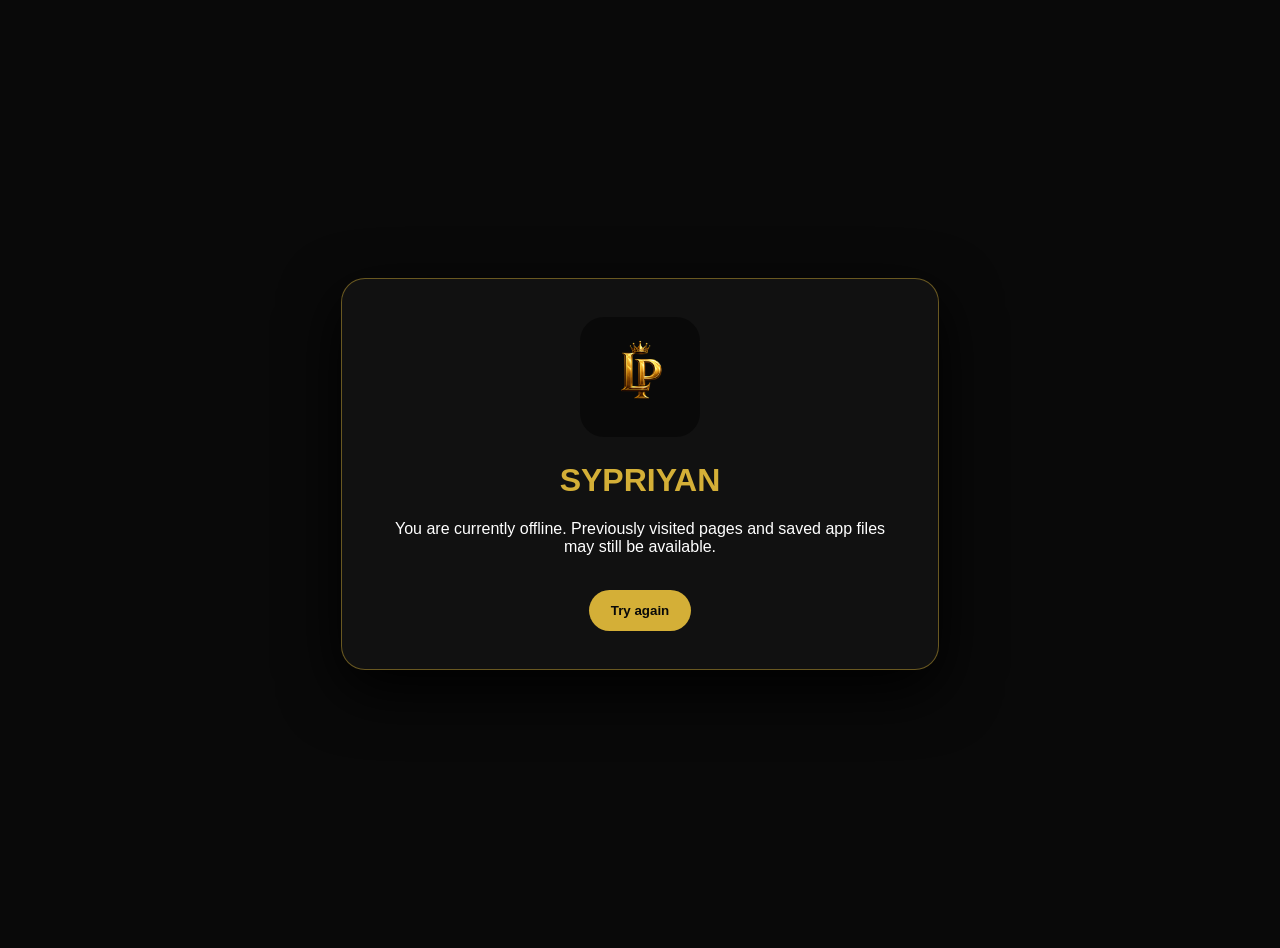
<file: offline.html>
<!doctype html><html lang="en"><head><meta charset="utf-8"><meta name="viewport" content="width=device-width,initial-scale=1"><meta name="theme-color" content="#090909"><title>SYPRIYAN — Offline</title><style>body{margin:0;min-height:100vh;display:grid;place-items:center;background:#090909;color:#fff;font-family:Arial,sans-serif;text-align:center;padding:24px}.card{max-width:520px;border:1px solid rgba(212,175,55,.45);border-radius:24px;padding:38px;background:#111;box-shadow:0 20px 60px #000}.logo{width:120px;border-radius:24px}.gold{color:#d4af37}button{margin-top:18px;padding:13px 22px;border:0;border-radius:999px;background:#d4af37;color:#090909;font-weight:700}</style></head><body><main class="card"><img class="logo" src="icon-192.png" alt="LP logo"><h1 class="gold">SYPRIYAN</h1><p>You are currently offline. Previously visited pages and saved app files may still be available.</p><button onclick="location.reload()">Try again</button></main></body></html>
</file>
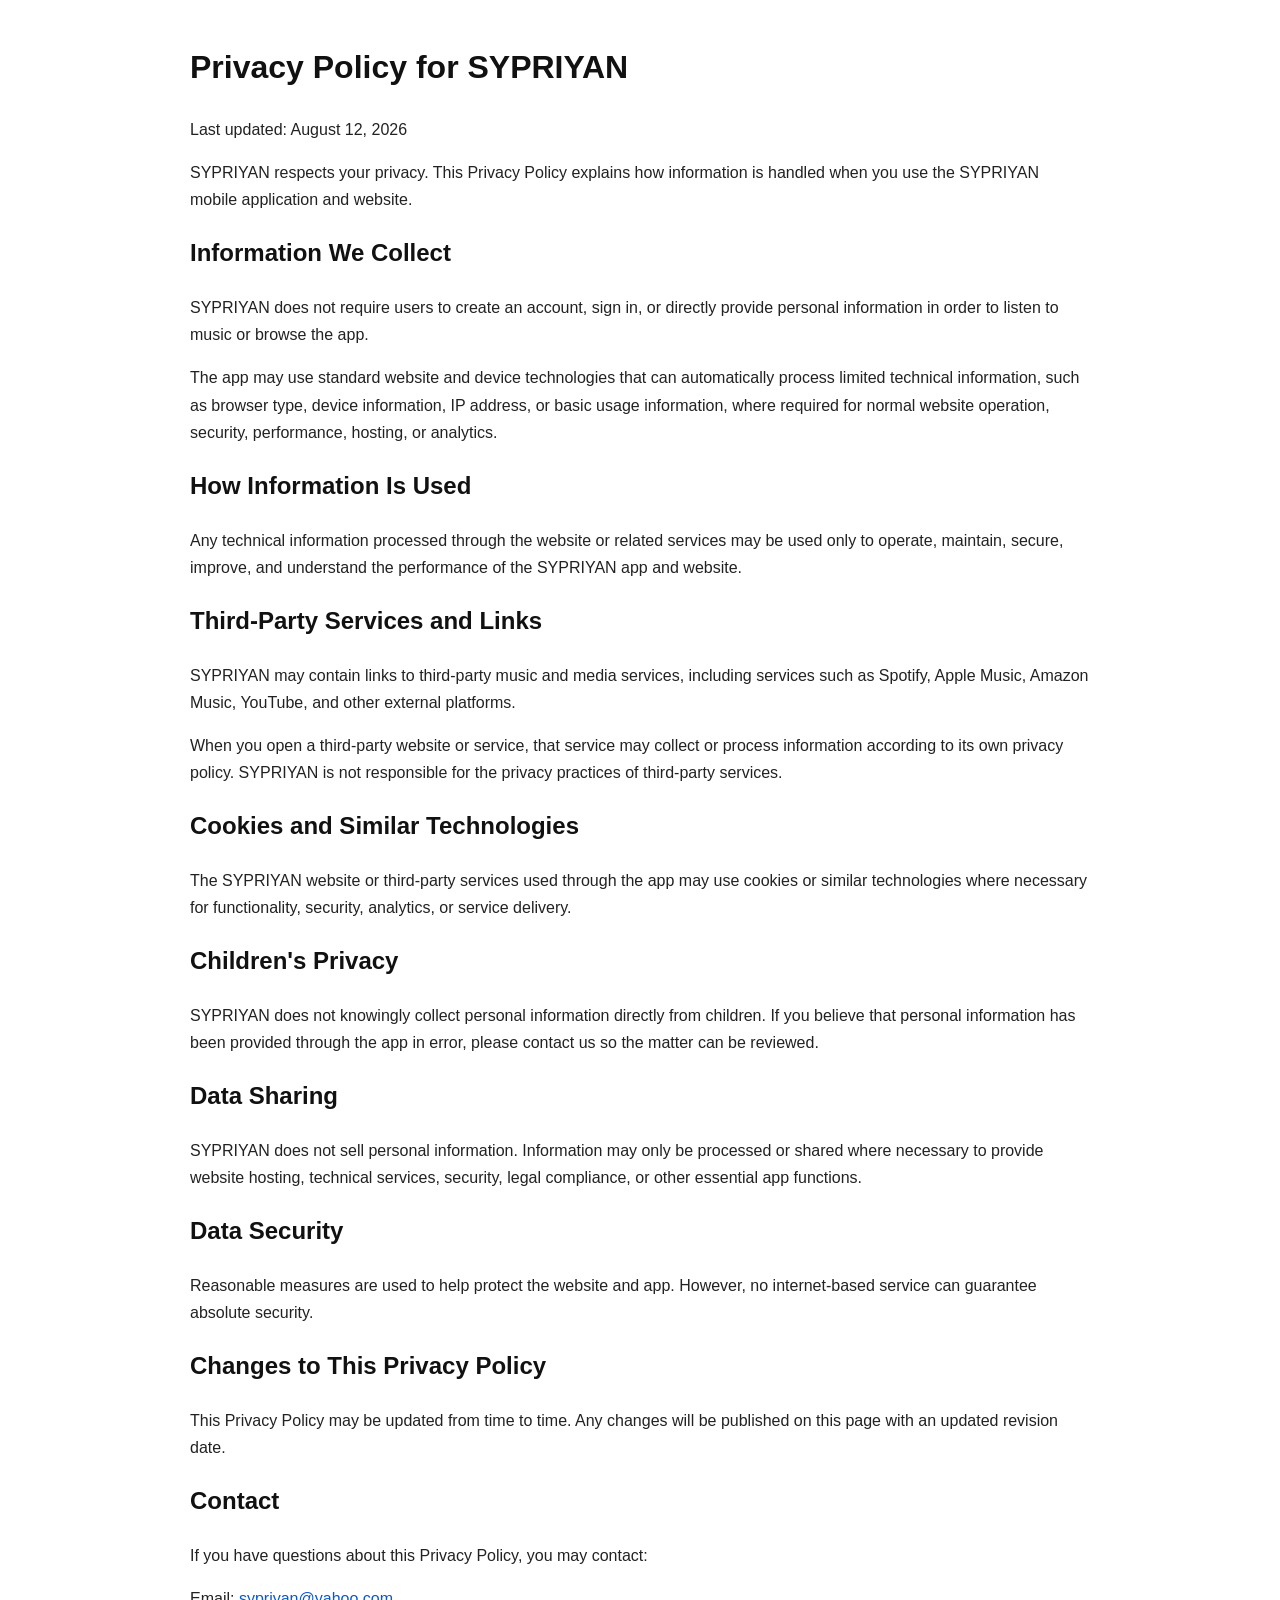
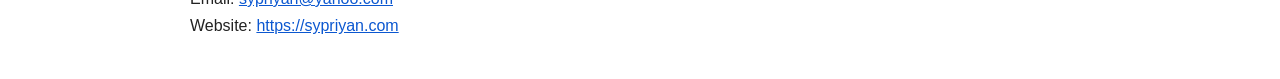
<file: privacy.html>
<!DOCTYPE html>
<html lang="en">
<head>
  <meta charset="UTF-8">
  <meta name="viewport" content="width=device-width, initial-scale=1.0">
  <title>Privacy Policy - SYPRIYAN</title>
  <style>
    body {
      font-family: Arial, sans-serif;
      max-width: 900px;
      margin: 40px auto;
      padding: 0 20px;
      line-height: 1.7;
      color: #222;
      background: #fff;
    }
    h1, h2 {
      color: #111;
    }
    a {
      color: #0b57d0;
    }
  </style>
</head>
<body>

<h1>Privacy Policy for SYPRIYAN</h1>

<p>Last updated: August 12, 2026</p>

<p>SYPRIYAN respects your privacy. This Privacy Policy explains how information is handled when you use the SYPRIYAN mobile application and website.</p>

<h2>Information We Collect</h2>

<p>SYPRIYAN does not require users to create an account, sign in, or directly provide personal information in order to listen to music or browse the app.</p>

<p>The app may use standard website and device technologies that can automatically process limited technical information, such as browser type, device information, IP address, or basic usage information, where required for normal website operation, security, performance, hosting, or analytics.</p>

<h2>How Information Is Used</h2>

<p>Any technical information processed through the website or related services may be used only to operate, maintain, secure, improve, and understand the performance of the SYPRIYAN app and website.</p>

<h2>Third-Party Services and Links</h2>

<p>SYPRIYAN may contain links to third-party music and media services, including services such as Spotify, Apple Music, Amazon Music, YouTube, and other external platforms.</p>

<p>When you open a third-party website or service, that service may collect or process information according to its own privacy policy. SYPRIYAN is not responsible for the privacy practices of third-party services.</p>

<h2>Cookies and Similar Technologies</h2>

<p>The SYPRIYAN website or third-party services used through the app may use cookies or similar technologies where necessary for functionality, security, analytics, or service delivery.</p>

<h2>Children's Privacy</h2>

<p>SYPRIYAN does not knowingly collect personal information directly from children. If you believe that personal information has been provided through the app in error, please contact us so the matter can be reviewed.</p>

<h2>Data Sharing</h2>

<p>SYPRIYAN does not sell personal information. Information may only be processed or shared where necessary to provide website hosting, technical services, security, legal compliance, or other essential app functions.</p>

<h2>Data Security</h2>

<p>Reasonable measures are used to help protect the website and app. However, no internet-based service can guarantee absolute security.</p>

<h2>Changes to This Privacy Policy</h2>

<p>This Privacy Policy may be updated from time to time. Any changes will be published on this page with an updated revision date.</p>

<h2>Contact</h2>

<p>If you have questions about this Privacy Policy, you may contact:</p>

<p>
Email: <a href="mailto:sypriyan@yahoo.com">sypriyan@yahoo.com</a><br>
Website: <a href="https://sypriyan.com">https://sypriyan.com</a>
</p>

</body>
</html>
</file>
